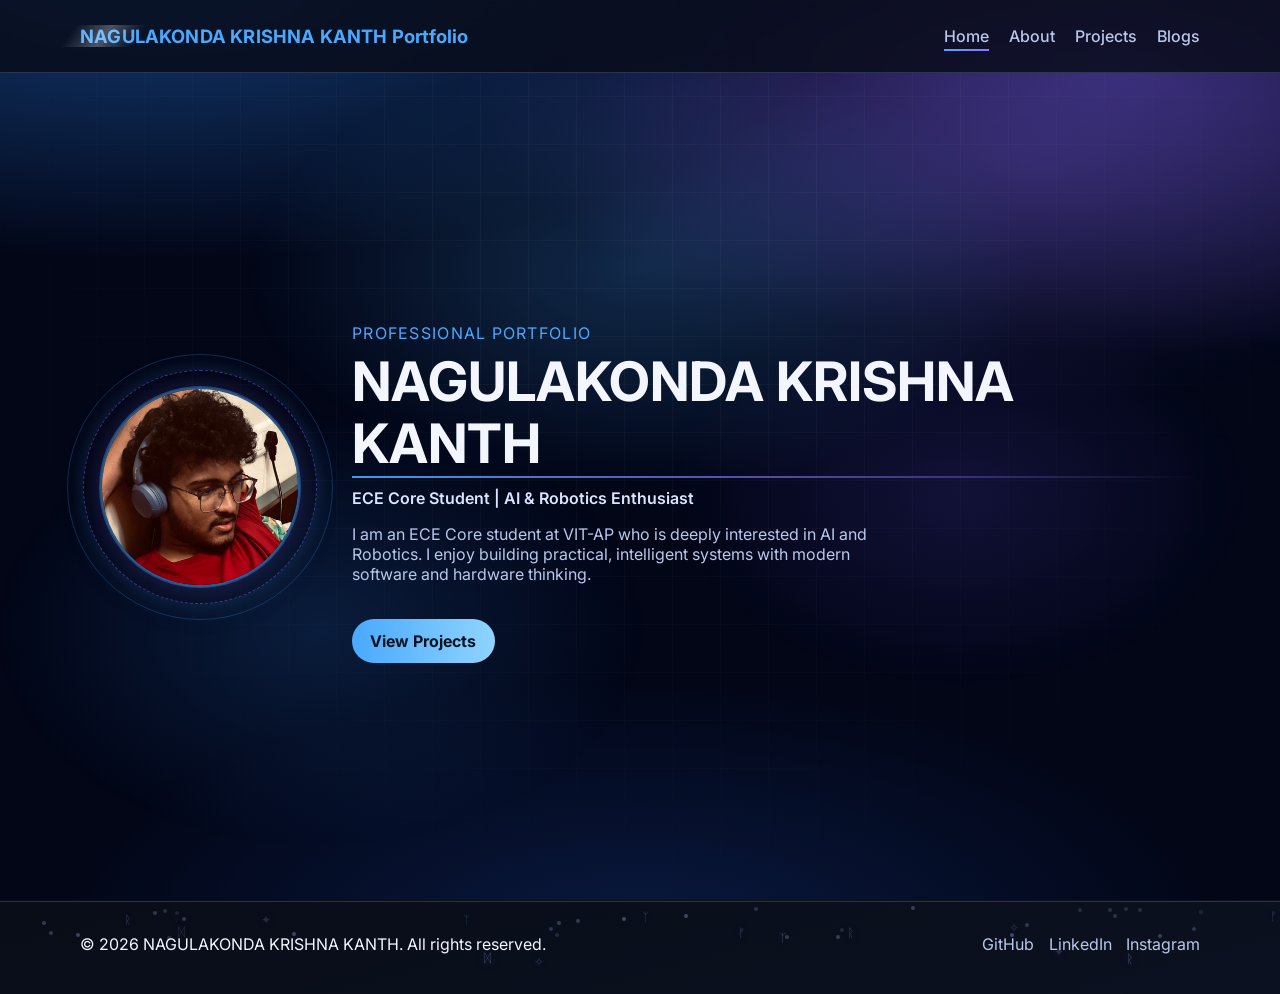
<file: index.html>
<!DOCTYPE html>
<html lang="en">
<head>
  <meta charset="UTF-8">
  <meta name="viewport" content="width=device-width, initial-scale=1.0, viewport-fit=cover">
  <meta name="theme-color" content="#020617">
  <meta name="color-scheme" content="dark">
  <meta name="apple-mobile-web-app-status-bar-style" content="black-translucent">
  <meta name="description" content="Personal portfolio website with a dark fantasy neon aesthetic.">
  <title>Shadow Portfolio</title>
  <link rel="preconnect" href="https://fonts.googleapis.com">
  <link rel="preconnect" href="https://fonts.gstatic.com" crossorigin>
  <link href="https://fonts.googleapis.com/css2?family=Inter:wght@400;500;700;800&display=swap" rel="stylesheet">
  <link rel="stylesheet" href="style.css?v=6">
</head>
<body>
  <div class="background-glow" aria-hidden="true"></div>
  <div class="particles" id="particles" aria-hidden="true"></div>

  <header class="site-header" id="top">
    <nav class="nav container" aria-label="Primary">
      <a class="brand" href="index.html"><span class="brand-long">NAGULAKONDA KRISHNA KANTH <span>Portfolio</span></span><span class="brand-short">Krishna Kanth <span>Portfolio</span></span></a>
      <button class="menu-toggle" id="menuToggle" aria-expanded="false" aria-controls="navLinks" aria-label="Toggle navigation">
        ☰
      </button>
      <ul class="nav-links" id="navLinks">
        <li><a href="index.html" class="active">Home</a></li>
        <li><a href="about.html">About</a></li>
        <li><a href="projects.html">Projects</a></li>
        <li><a href="blogs.html">Blogs</a></li>
      </ul>
    </nav>
  </header>

  <main>
    <section class="hero container reveal">
      <div class="hero-profile">
        <img src="assets/profile.jpg" alt="Profile portrait" class="profile-image" id="profileImage">
        <div class="profile-fallback" id="profileFallback" aria-hidden="true">KK</div>
      </div>
      <div class="hero-content">
        <p class="eyebrow">Professional Portfolio</p>
        <h1>NAGULAKONDA KRISHNA KANTH</h1>
        <p class="role">ECE Core Student | AI & Robotics Enthusiast</p>
        <p class="intro">
          I am an ECE Core student at VIT-AP who is deeply interested in AI and Robotics.
          I enjoy building practical, intelligent systems with modern software and hardware thinking.
        </p>
        <a href="projects.html" class="cta-btn">View Projects</a>
      </div>
    </section>
  </main>

  <footer class="site-footer">
    <div class="container footer-content">
      <p>© <span id="year"></span> NAGULAKONDA KRISHNA KANTH. All rights reserved.</p>
      <div class="social-links" aria-label="Social media links">
        <a href="https://github.com/krishna-kidfullstacker" aria-label="GitHub profile" target="_blank" rel="noopener noreferrer">GitHub</a>
        <a href="https://www.linkedin.com/in/krishna-kanth-646445373/" aria-label="LinkedIn profile" target="_blank" rel="noopener noreferrer">LinkedIn</a>
        <a href="#" aria-label="Instagram profile">Instagram</a>
      </div>
    </div>
  </footer>

  <script src="script.js?v=6"></script>
</body>
</html>
</file>
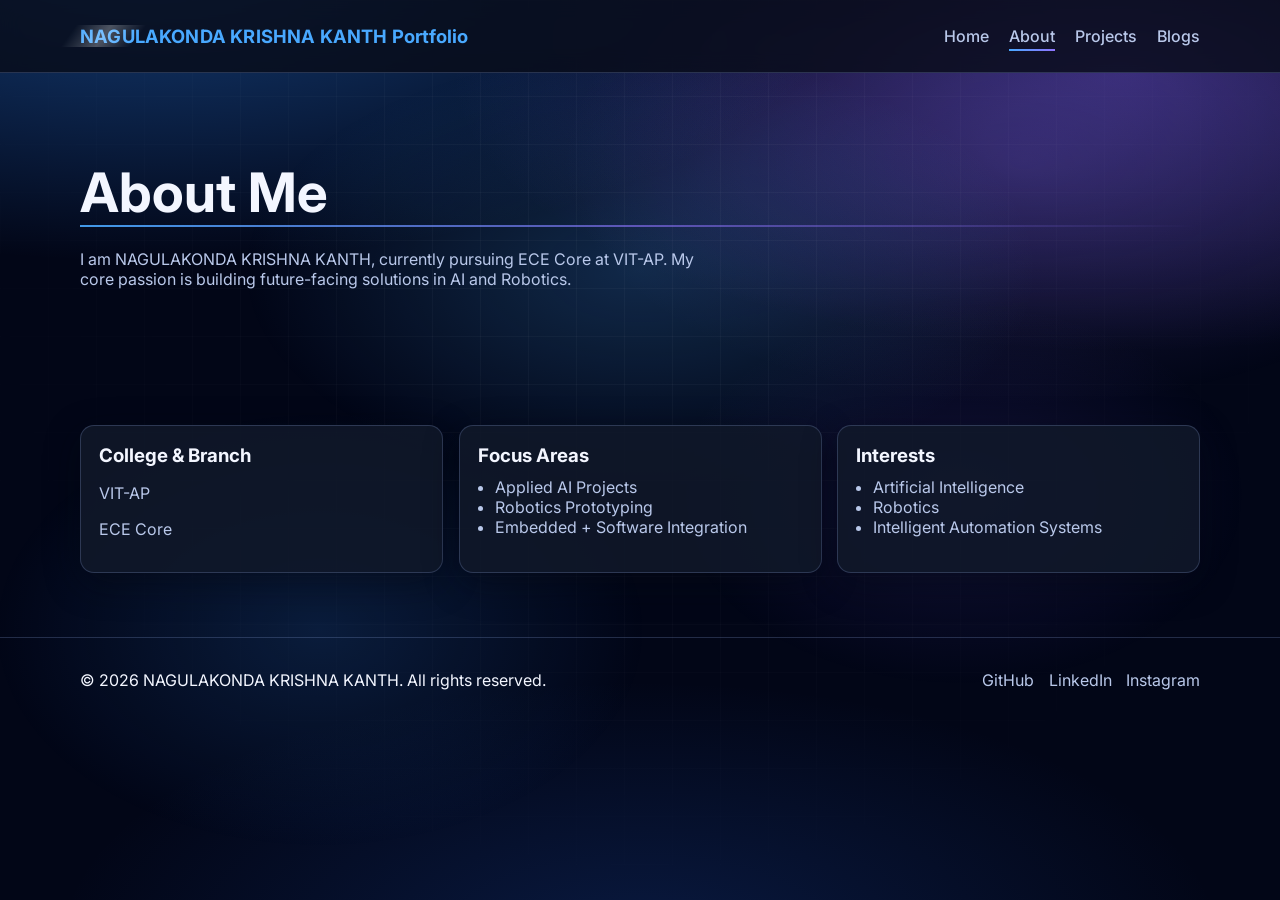
<file: about.html>
<!DOCTYPE html>
<html lang="en">
<head>
  <meta charset="UTF-8">
  <meta name="viewport" content="width=device-width, initial-scale=1.0, viewport-fit=cover">
  <meta name="theme-color" content="#020617">
  <meta name="color-scheme" content="dark">
  <meta name="apple-mobile-web-app-status-bar-style" content="black-translucent">
  <meta name="description" content="About page for personal portfolio website.">
  <title>About | Shadow Portfolio</title>
  <link href="https://fonts.googleapis.com/css2?family=Inter:wght@400;500;700;800&display=swap" rel="stylesheet">
  <link rel="stylesheet" href="style.css?v=6">
</head>
<body>
  <div class="background-glow" aria-hidden="true"></div>
  <div class="particles" id="particles" aria-hidden="true"></div>

  <header class="site-header">
    <nav class="nav container" aria-label="Primary">
      <a class="brand" href="index.html"><span class="brand-long">NAGULAKONDA KRISHNA KANTH <span>Portfolio</span></span><span class="brand-short">Krishna Kanth <span>Portfolio</span></span></a>
      <button class="menu-toggle" id="menuToggle" aria-expanded="false" aria-controls="navLinks" aria-label="Toggle navigation">
        ☰
      </button>
      <ul class="nav-links" id="navLinks">
        <li><a href="index.html">Home</a></li>
        <li><a href="about.html" class="active">About</a></li>
        <li><a href="projects.html">Projects</a></li>
        <li><a href="blogs.html">Blogs</a></li>
      </ul>
    </nav>
  </header>

  <main>
    <section class="page-hero container reveal">
      <h1>About Me</h1>
      <p>
        I am NAGULAKONDA KRISHNA KANTH, currently pursuing ECE Core at VIT-AP.
        My core passion is building future-facing solutions in AI and Robotics.
      </p>
    </section>

    <section class="about container reveal">
      <div class="about-grid">
        <article class="card glow-card">
          <h3>College & Branch</h3>
          <p>VIT-AP</p>
          <p>ECE Core</p>
        </article>
        <article class="card glow-card">
          <h3>Focus Areas</h3>
          <ul>
            <li>Applied AI Projects</li>
            <li>Robotics Prototyping</li>
            <li>Embedded + Software Integration</li>
          </ul>
        </article>
        <article class="card glow-card">
          <h3>Interests</h3>
          <ul>
            <li>Artificial Intelligence</li>
            <li>Robotics</li>
            <li>Intelligent Automation Systems</li>
          </ul>
        </article>
      </div>
    </section>
  </main>

  <footer class="site-footer">
    <div class="container footer-content">
      <p>© <span id="year"></span> NAGULAKONDA KRISHNA KANTH. All rights reserved.</p>
      <div class="social-links" aria-label="Social media links">
        <a href="https://github.com/krishna-kidfullstacker" aria-label="GitHub profile" target="_blank" rel="noopener noreferrer">GitHub</a>
        <a href="https://www.linkedin.com/in/krishna-kanth-646445373/" aria-label="LinkedIn profile" target="_blank" rel="noopener noreferrer">LinkedIn</a>
        <a href="#" aria-label="Instagram profile">Instagram</a>
      </div>
    </div>
  </footer>

  <script src="script.js?v=6"></script>
</body>
</html>
</file>
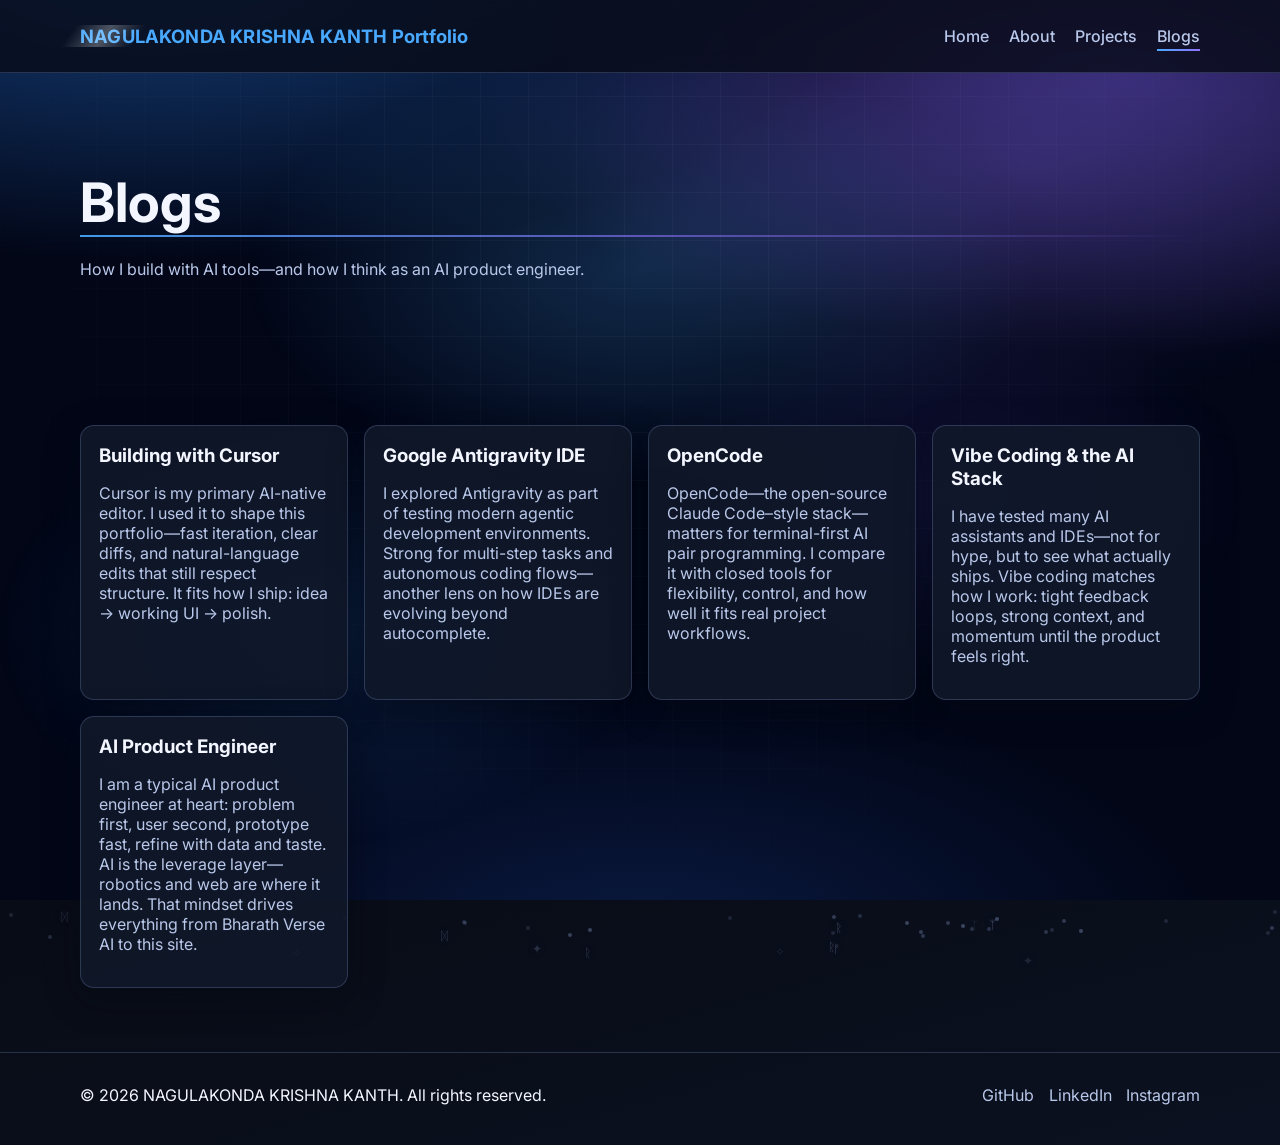
<file: blogs.html>
<!DOCTYPE html>
<html lang="en">

<head>
  <meta charset="UTF-8">
  <meta name="viewport" content="width=device-width, initial-scale=1.0, viewport-fit=cover">
  <meta name="theme-color" content="#020617">
  <meta name="color-scheme" content="dark">
  <meta name="apple-mobile-web-app-status-bar-style" content="black-translucent">
  <meta name="description" content="Blogs page for personal portfolio website.">
  <title>Blogs | Shadow Portfolio</title>
  <link href="https://fonts.googleapis.com/css2?family=Inter:wght@400;500;700;800&display=swap" rel="stylesheet">
  <link rel="stylesheet" href="style.css?v=6">
</head>

<body>
  <div class="background-glow" aria-hidden="true"></div>
  <div class="particles" id="particles" aria-hidden="true"></div>

  <header class="site-header">
    <nav class="nav container" aria-label="Primary">
      <a class="brand" href="index.html"><span class="brand-long">NAGULAKONDA KRISHNA KANTH <span>Portfolio</span></span><span class="brand-short">Krishna Kanth <span>Portfolio</span></span></a>
      <button class="menu-toggle" id="menuToggle" aria-expanded="false" aria-controls="navLinks"
        aria-label="Toggle navigation">
        ☰
      </button>
      <ul class="nav-links" id="navLinks">
        <li><a href="index.html">Home</a></li>
        <li><a href="about.html">About</a></li>
        <li><a href="projects.html">Projects</a></li>
        <li><a href="blogs.html" class="active">Blogs</a></li>
      </ul>
    </nav>
  </header>

  <main>
    <section class="page-hero container reveal">
      <h1>Blogs</h1>
      <p>How I build with AI tools—and how I think as an AI product engineer.</p>
    </section>

    <section class="blogs container reveal">
      <div class="blogs-grid">
        <article class="blog-card glow-card">
          <h3>Building with Cursor</h3>
          <p>
            Cursor is my primary AI-native editor. I used it to shape this portfolio—fast iteration, clear
            diffs, and natural-language edits that still respect structure. It fits how I ship: idea → working
            UI → polish.
          </p>
        </article>
        <article class="blog-card glow-card">
          <h3>Google Antigravity IDE</h3>
          <p>
            I explored Antigravity as part of testing modern agentic development environments. Strong for
            multi-step tasks and autonomous coding flows—another lens on how IDEs are evolving beyond
            autocomplete.
          </p>
        </article>
        <article class="blog-card glow-card">
          <h3>OpenCode</h3>
          <p>
            OpenCode—the open-source Claude Code–style stack—matters for terminal-first AI pair programming.
            I compare it with closed tools for flexibility, control, and how well it fits real project workflows.
          </p>
        </article>
        <article class="blog-card glow-card">
          <h3>Vibe Coding & the AI Stack</h3>
          <p>
            I have tested many AI assistants and IDEs—not for hype, but to see what actually ships. Vibe coding
            matches how I work: tight feedback loops, strong context, and momentum until the product feels right.
          </p>
        </article>
        <article class="blog-card glow-card">
          <h3>AI Product Engineer</h3>
          <p>
            I am a typical AI product engineer at heart: problem first, user second, prototype fast, refine with
            data and taste. AI is the leverage layer—robotics and web are where it lands. That mindset drives
            everything from Bharath Verse AI to this site.
          </p>
        </article>
      </div>
    </section>
  </main>

  <footer class="site-footer">
    <div class="container footer-content">
      <p>© <span id="year"></span> NAGULAKONDA KRISHNA KANTH. All rights reserved.</p>
      <div class="social-links" aria-label="Social media links">
        <a href="https://github.com/krishna-kidfullstacker" aria-label="GitHub profile" target="_blank" rel="noopener noreferrer">GitHub</a>
        <a href="https://www.linkedin.com/in/krishna-kanth-646445373/" aria-label="LinkedIn profile" target="_blank" rel="noopener noreferrer">LinkedIn</a>
        <a href="#" aria-label="Instagram profile">Instagram</a>
      </div>
    </div>
  </footer>

  <script src="script.js?v=6"></script>
</body>

</html>
</file>
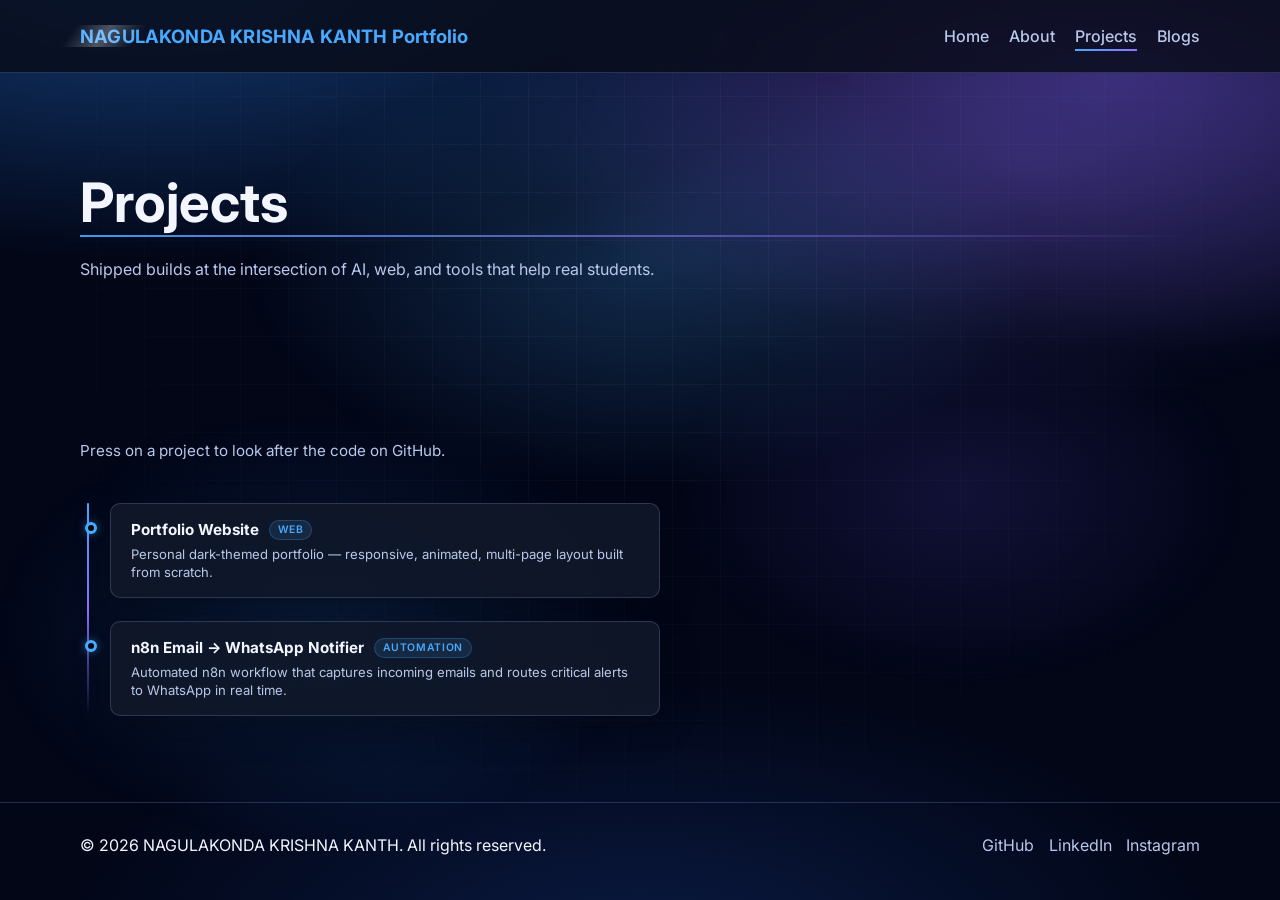
<file: projects.html>
<!DOCTYPE html>
<html lang="en">
<head>
  <meta charset="UTF-8">
  <meta name="viewport" content="width=device-width, initial-scale=1.0, viewport-fit=cover">
  <meta name="theme-color" content="#020617">
  <meta name="color-scheme" content="dark">
  <meta name="apple-mobile-web-app-status-bar-style" content="black-translucent">
  <meta name="description" content="Projects page for personal portfolio website.">
  <title>Projects | Shadow Portfolio</title>
  <link href="https://fonts.googleapis.com/css2?family=Inter:wght@400;500;700;800&display=swap" rel="stylesheet">
  <link rel="stylesheet" href="style.css?v=6">
</head>
<body>
  <div class="background-glow" aria-hidden="true"></div>
  <div class="particles" id="particles" aria-hidden="true"></div>

  <header class="site-header">
    <nav class="nav container" aria-label="Primary">
      <a class="brand" href="index.html"><span class="brand-long">NAGULAKONDA KRISHNA KANTH <span>Portfolio</span></span><span class="brand-short">Krishna Kanth <span>Portfolio</span></span></a>
      <button class="menu-toggle" id="menuToggle" aria-expanded="false" aria-controls="navLinks" aria-label="Toggle navigation">
        ☰
      </button>
      <ul class="nav-links" id="navLinks">
        <li><a href="index.html">Home</a></li>
        <li><a href="about.html">About</a></li>
        <li><a href="projects.html" class="active">Projects</a></li>
        <li><a href="blogs.html">Blogs</a></li>
      </ul>
    </nav>
  </header>

  <main>
    <section class="page-hero container reveal">
      <h1>Projects</h1>
      <p>Shipped builds at the intersection of AI, web, and tools that help real students.</p>
    </section>

    <section class="projects container reveal">
      <p class="page-note">Press on a project to look after the code on GitHub.</p>

      <div class="tl">
        <a href="https://github.com/krishna-kidfullstacker/portfolio" target="_blank" rel="noopener noreferrer" class="tl-node glow-card">
          <span class="tl-dot"></span>
          <div class="tl-head">
            <strong>Portfolio Website</strong>
            <span class="tl-tag">Web</span>
          </div>
          <span class="tl-desc">Personal dark-themed portfolio — responsive, animated, multi-page layout built from scratch.</span>
          <span class="tl-arrow">→</span>
        </a>

        <a href="https://github.com/krishna-kidfullstacker/email-to-whatspp-notifier" target="_blank" rel="noopener noreferrer" class="tl-node glow-card">
          <span class="tl-dot"></span>
          <div class="tl-head">
            <strong>n8n Email → WhatsApp Notifier</strong>
            <span class="tl-tag">Automation</span>
          </div>
          <span class="tl-desc">Automated n8n workflow that captures incoming emails and routes critical alerts to WhatsApp in real time.</span>
          <span class="tl-arrow">→</span>
        </a>
      </div>
    </section>
  </main>

  <footer class="site-footer">
    <div class="container footer-content">
      <p>© <span id="year"></span> NAGULAKONDA KRISHNA KANTH. All rights reserved.</p>
      <div class="social-links" aria-label="Social media links">
        <a href="https://github.com/krishna-kidfullstacker" aria-label="GitHub profile" target="_blank" rel="noopener noreferrer">GitHub</a>
        <a href="https://www.linkedin.com/in/krishna-kanth-646445373/" aria-label="LinkedIn profile" target="_blank" rel="noopener noreferrer">LinkedIn</a>
        <a href="#" aria-label="Instagram profile">Instagram</a>
      </div>
    </div>
  </footer>

  <script src="script.js?v=6"></script>
</body>
</html>
</file>
<file: style.css>
:root {
  --bg-main: #070a12;
  --bg-surface: rgba(14, 20, 36, 0.82);
  --bg-card: rgba(16, 24, 42, 0.88);
  --text-main: #f3f6ff;
  --text-muted: #b9c8ea;
  --accent: #49a9ff;
  --accent-2: #8f74ff;
  --border: rgba(137, 158, 213, 0.25);
  --shadow-soft: 0 10px 35px rgba(4, 8, 18, 0.45);
  --shadow-glow: 0 0 0 1px rgba(73, 169, 255, 0.35), 0 0 24px rgba(143, 116, 255, 0.25);
  --ambient-blue: rgba(46, 140, 255, 0.42);
  --ambient-violet: rgba(130, 95, 255, 0.36);
}

* {
  box-sizing: border-box;
}

html {
  -webkit-text-size-adjust: 100%;
  text-size-adjust: 100%;
  color-scheme: dark;
  background-color: #060b18;
}

body {
  margin: 0;
  font-family: "Segoe UI", "Inter", Arial, sans-serif;
  background-color: #060b18;
  background-image:
    radial-gradient(1000px 500px at 5% -5%, rgba(73, 169, 255, 0.18), transparent 60%),
    radial-gradient(900px 460px at 98% 0%, rgba(143, 116, 255, 0.16), transparent 62%),
    linear-gradient(165deg, #060911 0%, #070a12 45%, #0b1120 100%);
  color: var(--text-main);
  min-height: 100vh;
  min-height: 100dvh;
  position: relative;
  overflow-x: hidden;
  --mx: 50%;
  --my: 30%;
}

body::before {
  content: "";
  position: fixed;
  inset: 0;
  z-index: 0;
  pointer-events: none;
  background-color: #020617;
  background-image:
    radial-gradient(ellipse 90% 55% at 12% -5%, var(--ambient-blue), transparent 62%),
    radial-gradient(ellipse 85% 50% at 88% 8%, var(--ambient-violet), transparent 62%),
    radial-gradient(ellipse 70% 45% at 50% 105%, rgba(35, 95, 210, 0.22), transparent 65%);
  transform: translateZ(0);
  -webkit-transform: translateZ(0);
}

.background-glow {
  position: fixed;
  inset: 0;
  pointer-events: none;
  background-image:
    radial-gradient(620px 340px at var(--mx) var(--my), rgba(73, 169, 255, 0.22), transparent 64%),
    radial-gradient(720px 380px at 80% 18%, rgba(143, 116, 255, 0.2), transparent 64%);
  z-index: 0;
  opacity: 1;
  animation: auraShift 10s ease-in-out infinite alternate;
  transform: translateZ(0);
  -webkit-transform: translateZ(0);
}

.background-glow::before {
  content: "";
  position: absolute;
  inset: 0;
  background-image:
    radial-gradient(480px 320px at 25% 70%, rgba(55, 145, 255, 0.16), transparent 68%),
    radial-gradient(420px 280px at 75% 55%, rgba(120, 90, 255, 0.14), transparent 68%);
}

.background-glow::after {
  content: "";
  position: absolute;
  inset: 0;
  background-image: linear-gradient(rgba(255, 255, 255, 0.03) 1px, transparent 1px),
    linear-gradient(90deg, rgba(255, 255, 255, 0.03) 1px, transparent 1px);
  background-size: 48px 48px;
  -webkit-mask-image: radial-gradient(circle at 50% 25%, black 20%, transparent 80%);
  mask-image: radial-gradient(circle at 50% 25%, black 20%, transparent 80%);
}

.particles {
  position: fixed;
  inset: 0;
  pointer-events: none;
  z-index: 0;
  transform: translateZ(0);
  -webkit-transform: translateZ(0);
}

.particle {
  position: absolute;
  border-radius: 50%;
  width: 4px;
  height: 4px;
  background: rgba(170, 197, 255, 0.4);
  animation: float 14s linear infinite;
}

.rune {
  position: absolute;
  font-size: 0.75rem;
  color: rgba(180, 206, 255, 0.46);
  text-shadow: 0 0 12px rgba(143, 116, 255, 0.45);
  animation: runeRise 12s linear infinite;
}

@keyframes float {
  from {
    transform: translateY(0) scale(1);
    opacity: 0.7;
  }
  to {
    transform: translateY(-190px) scale(1.35);
    opacity: 0;
  }
}

@keyframes runeRise {
  from {
    transform: translateY(0) scale(0.8) rotate(0deg);
    opacity: 0;
  }
  12% {
    opacity: 0.7;
  }
  to {
    transform: translateY(-220px) scale(1.2) rotate(25deg);
    opacity: 0;
  }
}

@keyframes auraShift {
  from {
    filter: saturate(100%);
  }
  to {
    filter: saturate(125%);
  }
}

.container {
  width: min(1120px, 92%);
  margin: 0 auto;
}

.site-header {
  position: sticky;
  top: 0;
  z-index: 20;
  backdrop-filter: blur(10px);
  -webkit-backdrop-filter: blur(10px);
  background: rgba(8, 12, 24, 0.8);
  border-bottom: 1px solid var(--border);
  padding-top: env(safe-area-inset-top, 0);
}

main {
  position: relative;
  z-index: 1;
}

.nav {
  position: relative;
  min-height: 72px;
  display: flex;
  align-items: center;
  justify-content: space-between;
  gap: 0.75rem;
}

.brand {
  color: var(--text-main);
  text-decoration: none;
  font-size: 1.15rem;
  font-weight: 700;
  letter-spacing: 0.01em;
  position: relative;
}

.brand span {
  color: var(--accent);
}

.brand-long {
  display: inline;
}

.brand-short {
  display: none;
}

.brand::after {
  content: "";
  position: absolute;
  left: -8%;
  top: 0;
  width: 28%;
  height: 100%;
  background: linear-gradient(110deg, transparent 20%, rgba(255, 255, 255, 0.5), transparent 80%);
  transform: skewX(-20deg);
  animation: brandSweep 5.5s ease-in-out infinite;
  pointer-events: none;
  opacity: 0.55;
}

@keyframes brandSweep {
  0%,
  72% {
    left: -38%;
    opacity: 0;
  }
  78% {
    opacity: 0.55;
  }
  100% {
    left: 112%;
    opacity: 0;
  }
}

.menu-toggle {
  display: none;
  border: 1px solid rgba(255, 255, 255, 0.2);
  background: transparent;
  color: var(--text-main);
  font-size: 1.2rem;
  border-radius: 8px;
  padding: 0.45rem 0.7rem;
  min-width: 44px;
  min-height: 44px;
  flex-shrink: 0;
  cursor: pointer;
  touch-action: manipulation;
  -webkit-tap-highlight-color: transparent;
}

.nav-links {
  margin: 0;
  padding: 0;
  list-style: none;
  display: flex;
  gap: 1.25rem;
}

.nav-links a {
  color: var(--text-muted);
  text-decoration: none;
  font-weight: 500;
  position: relative;
  padding-bottom: 0.3rem;
}

.nav-links a:hover,
.nav-links a:focus-visible {
  color: var(--text-main);
}

.nav-links a.active::after,
.nav-links a:hover::after,
.nav-links a:focus-visible::after {
  content: "";
  position: absolute;
  left: 0;
  right: 0;
  bottom: 0;
  height: 2px;
  background: linear-gradient(90deg, var(--accent), var(--accent-2));
}

.hero {
  min-height: calc(100vh - 72px);
  display: grid;
  grid-template-columns: 240px 1fr;
  gap: 2rem;
  align-items: center;
  padding-block: 3.5rem;
}

.hero-profile {
  display: grid;
  place-items: center;
  position: relative;
}

.hero-profile::before {
  content: "";
  position: absolute;
  width: 232px;
  height: 232px;
  border-radius: 50%;
  border: 1px dashed rgba(143, 116, 255, 0.45);
  box-shadow: 0 0 20px rgba(73, 169, 255, 0.2);
  animation: orbit 10s linear infinite;
}

.hero-profile::after {
  content: "";
  position: absolute;
  width: 264px;
  height: 264px;
  border-radius: 50%;
  border: 1px solid rgba(73, 169, 255, 0.22);
  animation: pulseRing 2.8s ease-in-out infinite;
}

.profile-image,
.profile-fallback {
  width: 200px;
  height: 200px;
  border-radius: 50%;
  border: 2px solid rgba(73, 169, 255, 0.5);
  box-shadow: var(--shadow-glow), var(--shadow-soft);
}

.profile-image {
  object-fit: cover;
}

.profile-fallback {
  display: none;
  background: linear-gradient(145deg, #1a2748, #101630);
  color: #d8e4ff;
  font-weight: 700;
  font-size: 2.2rem;
  place-items: center;
}

.eyebrow {
  letter-spacing: 0.08em;
  text-transform: uppercase;
  color: var(--accent);
  margin-bottom: 0.4rem;
  animation: textPulse 3.2s ease-in-out infinite;
}

h1,
h2,
h3 {
  margin: 0 0 0.65rem;
}

h1 {
  font-size: clamp(2rem, 5vw, 3.4rem);
  position: relative;
  display: inline-block;
  line-height: 1.15;
  word-wrap: break-word;
  overflow-wrap: break-word;
}

h1::after {
  content: "";
  position: absolute;
  left: 0;
  bottom: -0.22rem;
  width: 100%;
  height: 2px;
  background: linear-gradient(90deg, rgba(73, 169, 255, 0.9), rgba(143, 116, 255, 0.6), transparent);
  transform-origin: left;
  animation: titleLine 2.8s ease-in-out infinite;
}

h2 {
  font-size: clamp(1.6rem, 3vw, 2.2rem);
  margin-bottom: 1.3rem;
}

.role {
  color: #dbe4ff;
  font-weight: 600;
  margin: 0.2rem 0 1rem;
}

.intro {
  color: var(--text-muted);
  max-width: 56ch;
}

.cta-btn {
  margin-top: 1.15rem;
  display: inline-block;
  text-decoration: none;
  color: #09131e;
  font-weight: 700;
  background: linear-gradient(90deg, var(--accent), #8fd4ff);
  padding: 0.75rem 1.15rem;
  border-radius: 999px;
  transition: transform 0.2s ease, box-shadow 0.2s ease;
  position: relative;
  overflow: hidden;
}

.cta-btn:hover,
.cta-btn:focus-visible {
  transform: translateY(-2px);
  box-shadow: 0 0 18px rgba(73, 169, 255, 0.45);
}

.cta-btn::before {
  content: "";
  position: absolute;
  top: 0;
  left: -125%;
  width: 55%;
  height: 100%;
  background: linear-gradient(105deg, transparent 20%, rgba(255, 255, 255, 0.65), transparent 80%);
  transform: skewX(-22deg);
  animation: buttonSweep 3.6s ease-in-out infinite;
}

.page-hero {
  min-height: 32vh;
  display: grid;
  align-content: center;
  padding: 4rem 0 2rem;
}

.page-hero p {
  color: var(--text-muted);
  max-width: 62ch;
}

.page-note {
  color: var(--text-muted);
  margin-bottom: 2.5rem;
  font-size: 0.95rem;
  line-height: 1.5;
}

section {
  padding-block: 4rem;
}

.about-grid,
.projects-grid,
.blogs-grid {
  display: grid;
  gap: 1rem;
}

.about-grid {
  grid-template-columns: repeat(auto-fit, minmax(220px, 1fr));
}

.projects-grid,
.blogs-grid {
  grid-template-columns: repeat(auto-fit, minmax(250px, 1fr));
}

.card,
.project-card,
.blog-card {
  background: var(--bg-card);
  border: 1px solid var(--border);
  border-radius: 14px;
  padding: 1.1rem;
  box-shadow: var(--shadow-soft);
}

.glow-card {
  transition: transform 0.2s ease, border-color 0.2s ease, box-shadow 0.2s ease;
  transform-style: preserve-3d;
  will-change: transform;
}

.glow-card:hover,
.glow-card:focus-within {
  transform: translateY(-4px);
  border-color: rgba(73, 169, 255, 0.45);
  box-shadow: var(--shadow-glow), var(--shadow-soft);
}

.card p,
.card li,
.project-body p,
.blog-card p {
  color: var(--text-muted);
}

.card ul {
  margin: 0;
  padding-left: 1.1rem;
}

.project-media {
  height: 150px;
  border-radius: 10px;
  margin-bottom: 0.8rem;
  border: 1px solid rgba(255, 255, 255, 0.15);
}

.media-1 {
  background: linear-gradient(130deg, rgba(73, 169, 255, 0.45), rgba(12, 15, 29, 0.95));
}

.media-2 {
  background: linear-gradient(130deg, rgba(143, 116, 255, 0.45), rgba(8, 12, 26, 0.95));
}

.media-3 {
  background: linear-gradient(130deg, rgba(79, 136, 255, 0.45), rgba(12, 20, 34, 0.95));
}

.blog-card a {
  color: #9cd4ff;
  text-decoration: none;
  font-weight: 600;
}

.blog-card a:hover,
.blog-card a:focus-visible {
  text-decoration: underline;
}

.site-footer {
  position: relative;
  z-index: 1;
  border-top: 1px solid var(--border);
  padding: 1rem 0 calc(1.5rem + env(safe-area-inset-bottom, 0));
}

@keyframes orbit {
  from {
    transform: rotate(0deg);
  }
  to {
    transform: rotate(360deg);
  }
}

@keyframes pulseRing {
  0%,
  100% {
    transform: scale(0.98);
    opacity: 0.45;
  }
  50% {
    transform: scale(1.03);
    opacity: 0.95;
  }
}

@keyframes textPulse {
  0%,
  100% {
    text-shadow: 0 0 0 rgba(73, 169, 255, 0);
  }
  50% {
    text-shadow: 0 0 14px rgba(73, 169, 255, 0.55);
  }
}

@keyframes titleLine {
  0%,
  100% {
    transform: scaleX(0.55);
    opacity: 0.55;
  }
  50% {
    transform: scaleX(1);
    opacity: 1;
  }
}

@keyframes buttonSweep {
  0%,
  68% {
    left: -125%;
  }
  100% {
    left: 145%;
  }
}

.footer-content {
  display: flex;
  align-items: center;
  justify-content: space-between;
  gap: 1rem;
  flex-wrap: wrap;
}

.social-links {
  display: flex;
  gap: 0.9rem;
}

.social-links a {
  color: var(--text-muted);
  text-decoration: none;
}

.social-links a:hover,
.social-links a:focus-visible {
  color: var(--text-main);
}

.reveal {
  opacity: 0;
  transform: translateY(22px);
  transition: opacity 0.55s ease, transform 0.55s ease;
}

.reveal.visible {
  opacity: 1;
  transform: translateY(0);
}

/* ===== TABLET — max 840px ===== */
@media (max-width: 840px) {
  .hero {
    grid-template-columns: 1fr;
    text-align: center;
    min-height: auto;
    padding-top: 2.5rem;
  }

  .hero-profile {
    margin-bottom: 0.5rem;
  }

  .intro {
    margin-inline: auto;
  }

  .menu-toggle {
    display: inline-flex;
    align-items: center;
    justify-content: center;
    cursor: pointer;
  }

  .nav-links {
    position: absolute;
    top: 72px;
    right: 4%;
    display: none;
    flex-direction: column;
    width: min(220px, 92vw);
    background: rgba(11, 16, 32, 0.97);
    border: 1px solid rgba(137, 158, 213, 0.4);
    border-radius: 12px;
    padding: 0.7rem 0.9rem;
    backdrop-filter: blur(12px);
    -webkit-backdrop-filter: blur(12px);
    box-shadow: var(--shadow-soft);
  }

  .nav-links.open {
    display: flex;
  }

  .nav-links li + li {
    border-top: 1px solid rgba(137, 158, 213, 0.15);
    padding-top: 0.5rem;
  }

  .nav-links a {
    display: block;
    padding: 0.45rem 0.2rem;
  }

  .projects-grid,
  .blogs-grid {
    grid-template-columns: repeat(auto-fit, minmax(220px, 1fr));
  }

  section {
    padding-block: 3rem;
  }

  .page-hero {
    padding: 3rem 0 1.5rem;
    min-height: auto;
  }

  .footer-content {
    flex-direction: column;
    text-align: center;
    gap: 0.75rem;
  }
}

/* ===== TOUCH / MOBILE — vivid neon parity with desktop ===== */
@media (pointer: coarse), (max-width: 840px) {
  :root {
    --bg-card: rgba(14, 22, 44, 0.96);
    --border: rgba(90, 155, 255, 0.38);
    --ambient-blue: rgba(46, 140, 255, 0.55);
    --ambient-violet: rgba(130, 95, 255, 0.48);
    --shadow-glow: 0 0 0 1px rgba(73, 169, 255, 0.5), 0 0 28px rgba(143, 116, 255, 0.38);
  }

  body {
    background-color: #060b18;
    background-image:
      radial-gradient(520px 380px at 6% -6%, rgba(73, 169, 255, 0.34), transparent 58%),
      radial-gradient(500px 360px at 94% 2%, rgba(143, 116, 255, 0.3), transparent 58%),
      linear-gradient(165deg, #050912 0%, #070c18 42%, #0a1530 100%);
  }

  body::before {
    opacity: 1;
  }

  .background-glow {
    background-image:
      radial-gradient(420px 320px at var(--mx) var(--my), rgba(73, 169, 255, 0.38), transparent 60%),
      radial-gradient(460px 340px at 78% 20%, rgba(143, 116, 255, 0.34), transparent 60%);
    filter: none;
    animation: none;
  }

  .background-glow::before {
    background-image:
      radial-gradient(360px 280px at 20% 75%, rgba(55, 145, 255, 0.28), transparent 65%),
      radial-gradient(340px 260px at 82% 60%, rgba(120, 90, 255, 0.24), transparent 65%);
  }

  .site-header {
    backdrop-filter: none;
    -webkit-backdrop-filter: none;
    background: rgba(7, 12, 28, 0.97);
    border-bottom: 1px solid rgba(73, 169, 255, 0.35);
    box-shadow: 0 8px 24px rgba(4, 10, 24, 0.55);
  }

  .nav-links {
    backdrop-filter: none;
    -webkit-backdrop-filter: none;
    background: rgba(8, 14, 34, 0.99);
    border: 1px solid rgba(73, 169, 255, 0.35);
  }

  .particle {
    width: 5px;
    height: 5px;
    background: rgba(130, 185, 255, 0.75);
    box-shadow: 0 0 8px rgba(73, 169, 255, 0.65);
  }

  .rune {
    color: rgba(170, 205, 255, 0.72);
    text-shadow: 0 0 14px rgba(143, 116, 255, 0.65);
  }

  .profile-image,
  .profile-fallback {
    border-color: rgba(73, 169, 255, 0.75);
    box-shadow: 0 0 0 2px rgba(143, 116, 255, 0.35), 0 0 30px rgba(73, 169, 255, 0.45);
  }

  .hero-profile::before {
    border-color: rgba(143, 116, 255, 0.65);
    box-shadow: 0 0 24px rgba(73, 169, 255, 0.35);
  }

  .hero-profile::after {
    border-color: rgba(73, 169, 255, 0.45);
  }

  .eyebrow {
    color: #5db8ff;
    text-shadow: 0 0 16px rgba(73, 169, 255, 0.55);
  }

  .brand span {
    color: #5db8ff;
  }

  h1::after {
    background: linear-gradient(90deg, rgba(93, 184, 255, 1), rgba(155, 120, 255, 0.85), transparent);
  }

  .cta-btn {
    background: linear-gradient(90deg, #3da3ff, #84d4ff);
    box-shadow: 0 0 20px rgba(73, 169, 255, 0.45);
  }

  .glow-card,
  .tl-node {
    border-color: rgba(73, 169, 255, 0.32);
    box-shadow: var(--shadow-glow), var(--shadow-soft);
  }

  .tl::before {
    background: linear-gradient(180deg, #49a9ff, #8f74ff, transparent);
    box-shadow: 0 0 10px rgba(73, 169, 255, 0.45);
  }

  .tl-dot {
    border-color: #49a9ff;
    box-shadow: 0 0 12px rgba(73, 169, 255, 0.75);
  }

  .tl-tag {
    color: #5db8ff;
    background: rgba(73, 169, 255, 0.18);
    border-color: rgba(73, 169, 255, 0.4);
  }
}

/* iOS Safari-specific boost */
@supports (-webkit-touch-callout: none) {
  body {
    background-image:
      radial-gradient(520px 380px at 6% -6%, rgba(73, 169, 255, 0.38), transparent 58%),
      radial-gradient(500px 360px at 94% 2%, rgba(143, 116, 255, 0.34), transparent 58%),
      linear-gradient(165deg, #050912 0%, #070c18 42%, #0a1530 100%);
  }

  .background-glow {
    background-image:
      radial-gradient(440px 330px at var(--mx) var(--my), rgba(73, 169, 255, 0.42), transparent 58%),
      radial-gradient(480px 350px at 78% 20%, rgba(143, 116, 255, 0.38), transparent 58%);
  }
}

/* ===== PHONE — max 600px ===== */
@media (max-width: 600px) {
  body {
    background-color: #060b18;
    background-image:
      radial-gradient(420px 300px at 8% -8%, rgba(73, 169, 255, 0.38), transparent 58%),
      radial-gradient(400px 280px at 92% 0%, rgba(143, 116, 255, 0.34), transparent 58%),
      linear-gradient(165deg, #050912 0%, #070c18 42%, #0a1530 100%);
  }

  .background-glow {
    background-image:
      radial-gradient(340px 260px at var(--mx) var(--my), rgba(73, 169, 255, 0.4), transparent 58%),
      radial-gradient(380px 280px at 78% 22%, rgba(143, 116, 255, 0.36), transparent 58%);
  }

  .container {
    width: min(1120px, 88%);
  }

  .brand {
    font-size: 0.95rem;
    max-width: calc(100% - 52px);
    line-height: 1.2;
    white-space: nowrap;
  }

  .brand-long {
    display: none;
  }

  .brand-short {
    display: inline;
  }

  .nav {
    min-height: 60px;
  }

  .nav-links {
    top: 60px;
  }

  .hero {
    padding-top: 1.8rem;
    padding-bottom: 2rem;
    gap: 1.2rem;
  }

  /* Scale profile image + orbit rings for phone screens */
  .profile-image,
  .profile-fallback {
    width: 150px;
    height: 150px;
  }

  .hero-profile::before {
    width: 174px;
    height: 174px;
  }

  .hero-profile::after {
    width: 198px;
    height: 198px;
  }

  h1 {
    font-size: clamp(1.5rem, 6vw, 2.2rem);
    display: block;
    width: 100%;
  }

  h2 {
    font-size: clamp(1.25rem, 4.5vw, 1.7rem);
    margin-bottom: 1rem;
  }

  h3 {
    font-size: 1rem;
  }

  .eyebrow {
    font-size: 0.72rem;
  }

  .role {
    font-size: 0.92rem;
  }

  .intro {
    font-size: 0.88rem;
  }

  .cta-btn {
    padding: 0.65rem 1.1rem;
    font-size: 0.9rem;
  }

  section {
    padding-block: 2.2rem;
  }

  .page-hero {
    padding: 2rem 0 1rem;
  }

  .page-hero p {
    font-size: 0.9rem;
  }

  /* Cards stack to single column */
  .about-grid,
  .projects-grid,
  .blogs-grid {
    grid-template-columns: 1fr;
    gap: 0.85rem;
  }

  .card,
  .project-card,
  .blog-card {
    padding: 0.95rem;
  }

  .project-media {
    height: 120px;
  }

  /* Timeline refinements */
  .tl {
    padding-left: 24px;
  }

  .tl-node {
    padding: 0.85rem 1rem;
    margin-bottom: 1rem;
  }

  .tl-head {
    flex-wrap: wrap;
    gap: 0.4rem;
  }

  .tl-node strong {
    font-size: 0.88rem;
  }

  .tl-desc {
    font-size: 0.78rem;
  }

  .tl-dot {
    left: -20px;
    width: 10px;
    height: 10px;
    border-width: 2.5px;
  }

  .tl::before {
    left: 5px;
  }

  .tl-arrow {
    display: none;
  }

  .footer-content p {
    font-size: 0.8rem;
  }

  .social-links {
    gap: 1.2rem;
  }

  .social-links a {
    font-size: 0.88rem;
  }
}

/* ===== VERY SMALL PHONE — max 380px ===== */
@media (max-width: 380px) {
  .container {
    width: 92%;
  }

  .brand {
    font-size: 0.88rem;
    max-width: calc(100% - 48px);
  }

  .profile-image,
  .profile-fallback {
    width: 120px;
    height: 120px;
  }

  .hero-profile::before {
    width: 140px;
    height: 140px;
  }

  .hero-profile::after {
    width: 160px;
    height: 160px;
  }

  h1 {
    font-size: 1.35rem;
  }

  .card,
  .project-card,
  .blog-card {
    padding: 0.8rem;
  }

  .tl {
    padding-left: 20px;
  }

  .tl-node {
    padding: 0.7rem 0.85rem;
  }
}

@keyframes mobileGlowDrift {
  0%,
  100% {
    filter: saturate(110%) brightness(1);
  }
  50% {
    filter: saturate(140%) brightness(1.08);
  }
}

@media (hover: none) and (pointer: coarse) {
  .glow-card:hover,
  .glow-card:focus-within {
    transform: none;
  }
}

@media (prefers-reduced-motion: reduce) {
  .background-glow,
  .brand::after,
  .hero-profile::before,
  .hero-profile::after,
  .eyebrow,
  h1::after,
  .cta-btn::before,
  .rune,
  .particle,
  .reveal,
  .cta-btn,
  .glow-card {
    animation: none;
    transition: none;
  }
}

/* Compact Timeline */
.tl {
  position: relative;
  padding-left: 30px;
  max-width: 580px;
}

.tl::before {
  content: '';
  position: absolute;
  left: 7px;
  top: 0;
  bottom: 0;
  width: 2px;
  background: linear-gradient(180deg, var(--accent), var(--accent-2), transparent);
  border-radius: 2px;
}

.tl-node {
  position: relative;
  display: block;
  text-decoration: none;
  color: inherit;
  background: var(--bg-card);
  border: 1px solid var(--border);
  border-radius: 10px;
  padding: 1rem 1.25rem;
  margin-bottom: 1.4rem;
  box-shadow: var(--shadow-soft);
}

.tl-head {
  display: flex;
  align-items: center;
  gap: 0.6rem;
  margin-bottom: 0.3rem;
}

.tl-node strong {
  font-size: 0.95rem;
  color: var(--text-main);
}

.tl-tag {
  font-size: 0.65rem;
  font-weight: 600;
  text-transform: uppercase;
  letter-spacing: 0.06em;
  color: var(--accent);
  background: rgba(73, 169, 255, 0.12);
  border: 1px solid rgba(73, 169, 255, 0.25);
  padding: 0.15rem 0.5rem;
  border-radius: 999px;
}

.tl-desc {
  display: block;
  font-size: 0.82rem;
  color: var(--text-muted);
  line-height: 1.4;
}

.tl-arrow {
  position: absolute;
  right: 1.1rem;
  top: 50%;
  transform: translateY(-50%);
  font-size: 1.1rem;
  color: var(--accent);
  opacity: 0;
  transition: opacity 0.2s ease, transform 0.2s ease;
}

.tl-node:hover .tl-arrow {
  opacity: 1;
  transform: translateY(-50%) translateX(3px);
}

.tl-dot {
  position: absolute;
  left: -26px;
  top: 1.1rem;
  width: 12px;
  height: 12px;
  border-radius: 50%;
  background: var(--bg-main);
  border: 3px solid var(--accent);
  box-shadow: 0 0 8px rgba(73, 169, 255, 0.5);
}

@media (max-width: 840px) {
  .tl {
    max-width: 100%;
  }
}

/* Force dark theme + readable text on all phones (fixes iOS light washout) */
@media screen and (max-width: 840px) {
  html,
  body {
    background-color: #020617;
    color: #f3f6ff;
  }

  body::before {
    background-color: #020617;
  }

  main,
  .hero,
  section,
  .page-hero,
  .site-header,
  .site-footer {
    background-color: transparent;
    color: #f3f6ff;
  }

  h1,
  h2,
  h3,
  .brand,
  .brand-short,
  .brand-long,
  .tl-node strong {
    color: #ffffff;
  }

  .role {
    color: #dbe8ff;
  }

  .intro,
  .page-hero p,
  .page-note,
  .card p,
  .card li,
  .project-body p,
  .blog-card p,
  .tl-desc,
  .footer-content p,
  .social-links a,
  .nav-links a {
    color: #c5d4f0;
  }

  .nav-links a.active,
  .nav-links a:hover,
  .nav-links a:focus-visible {
    color: #ffffff;
  }

  .eyebrow,
  .brand span {
    color: #5db8ff;
  }

  .background-glow {
    filter: none;
    animation: none;
  }

  .background-glow::after {
    opacity: 0.35;
  }
}

@media (prefers-color-scheme: light) {
  html,
  body {
    background-color: #020617;
    color: #f3f6ff;
  }
}
</file>
